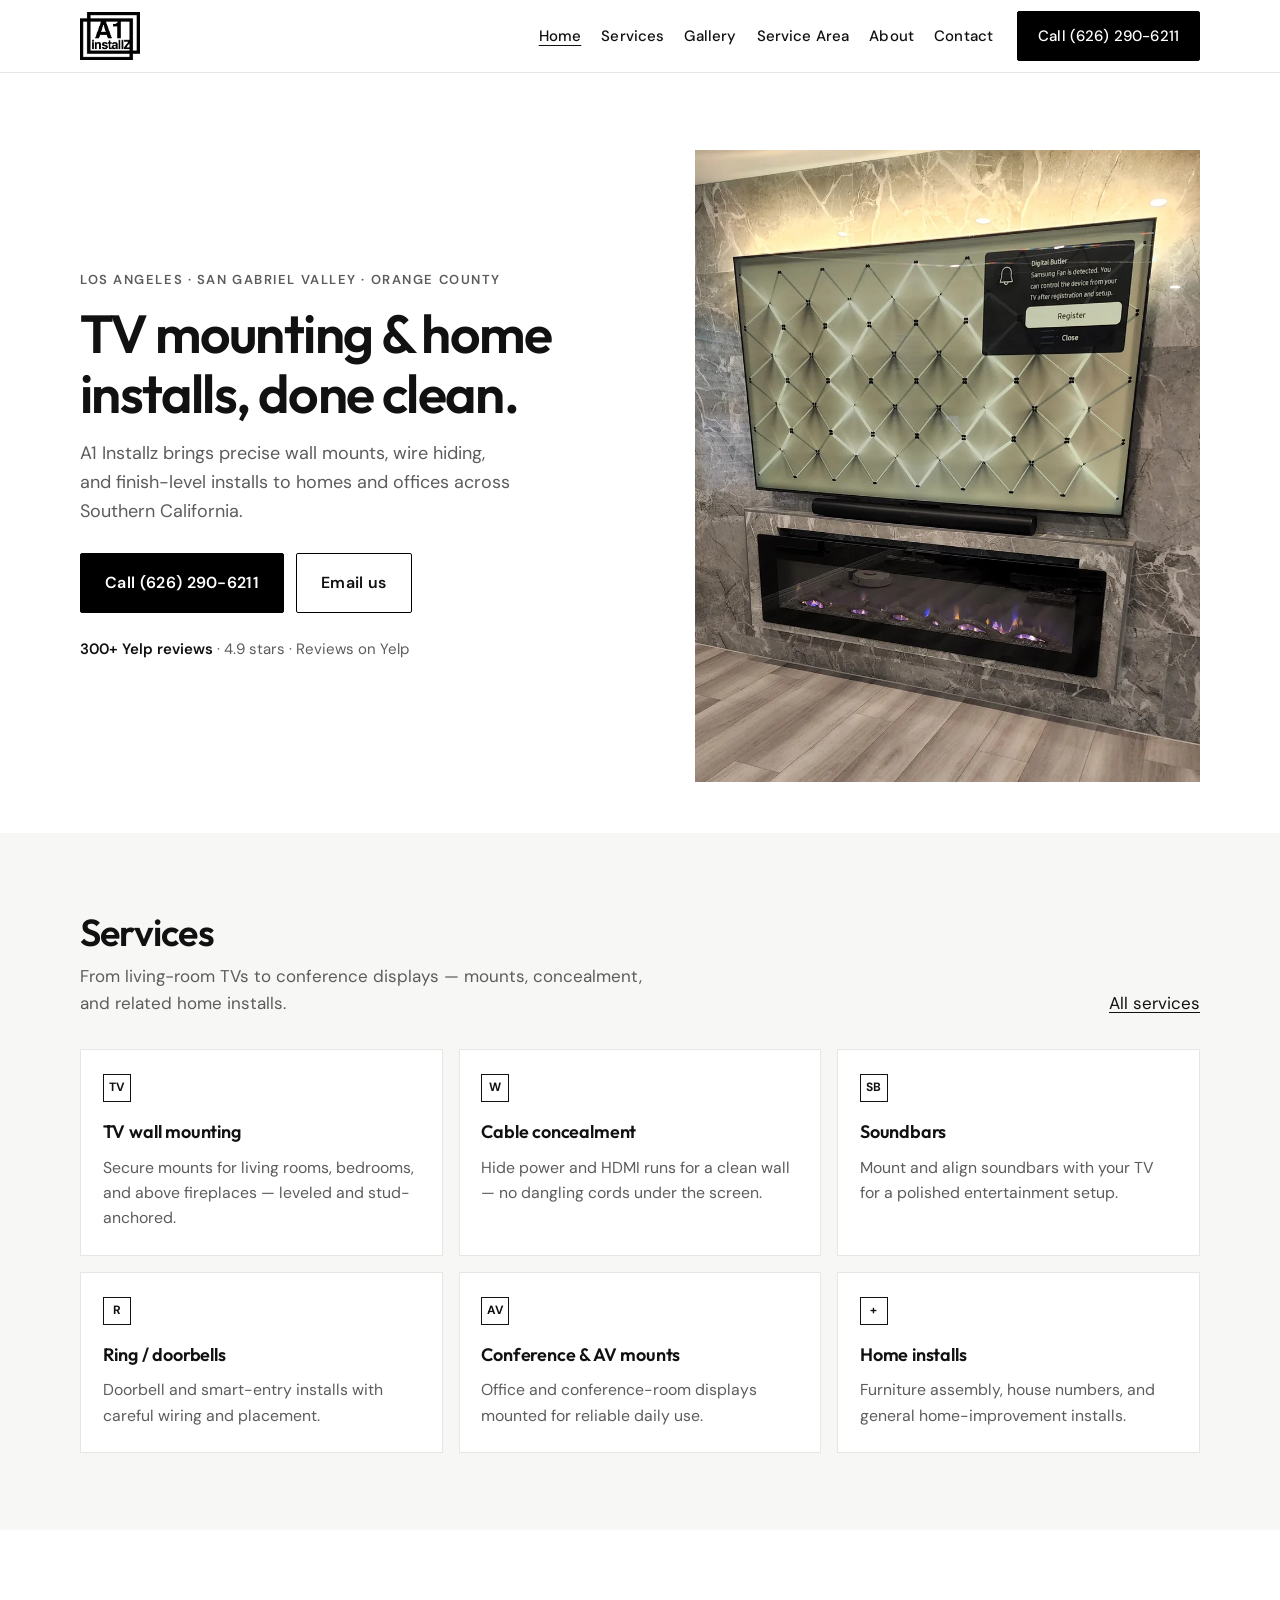
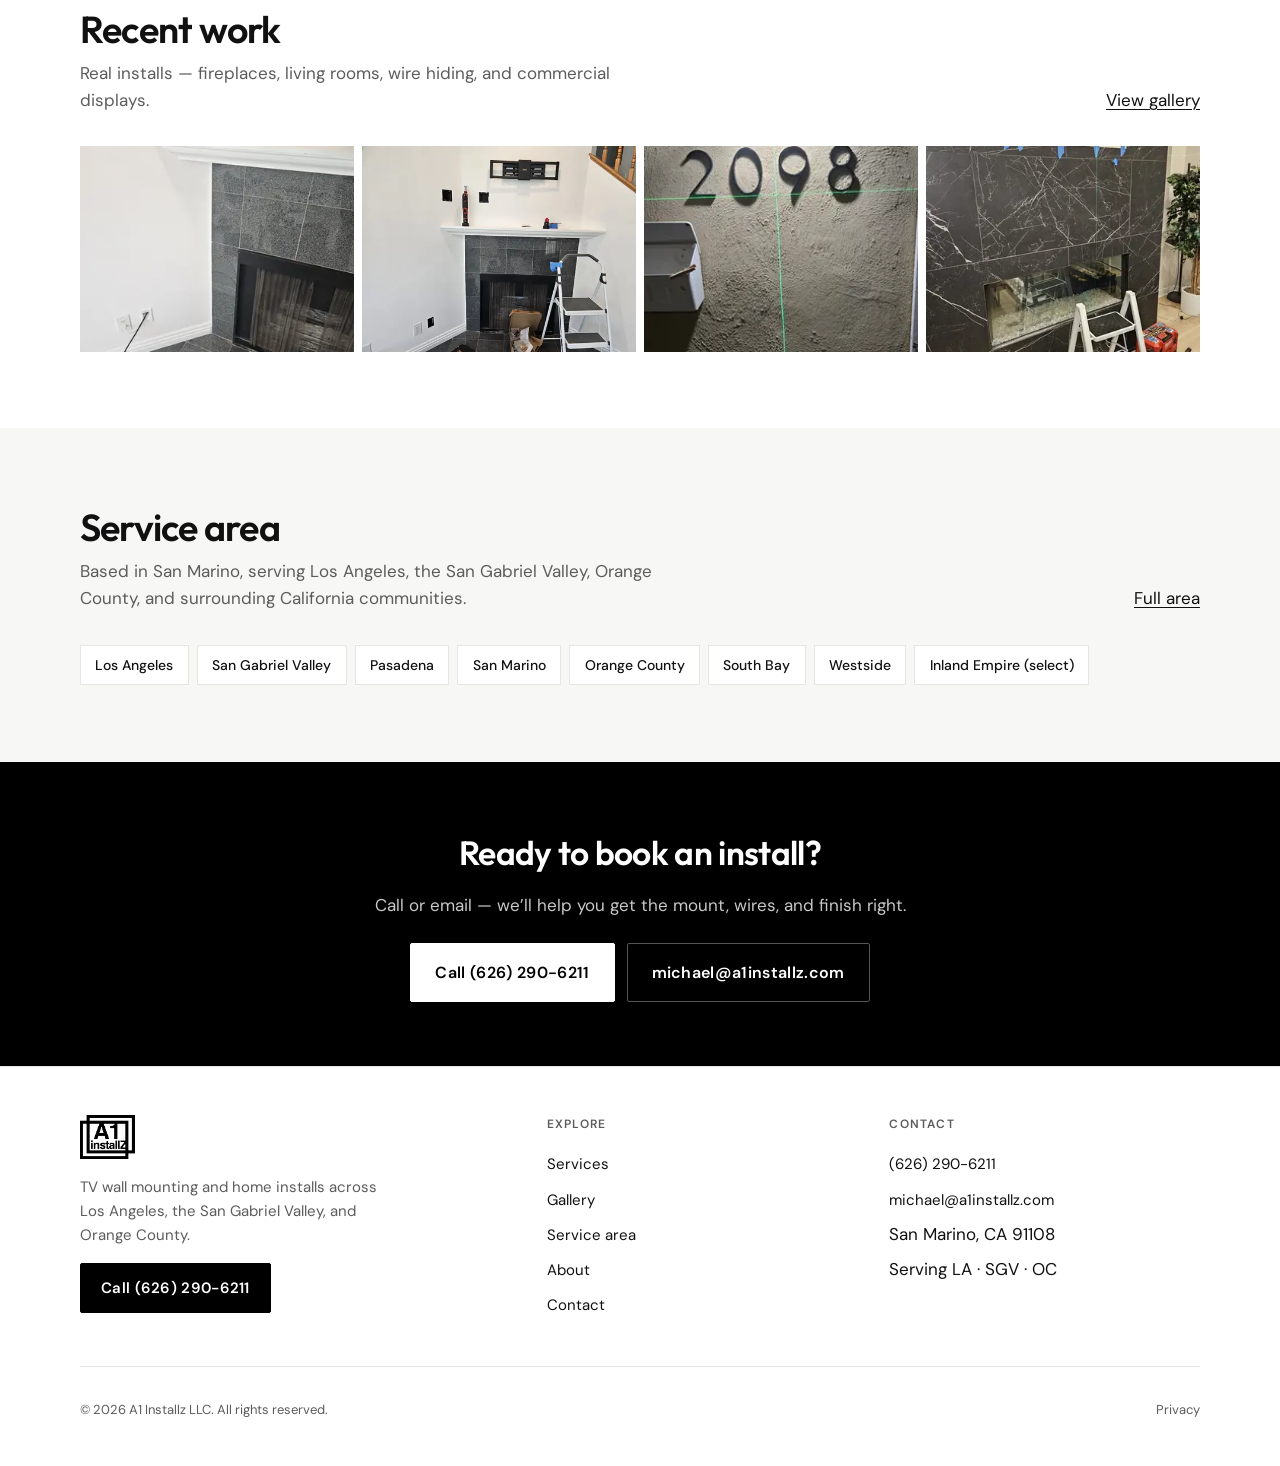
<file: index.html>
<!DOCTYPE html>
<html lang="en">
<head>
  <meta charset="utf-8">
  <meta name="viewport" content="width=device-width, initial-scale=1">
  <title>A1 Installz | TV Mounting & Home Installs in LA, SGV & OC</title>
  <meta name="description" content="Professional TV wall mounting, cable concealment, soundbars, doorbells, and home installs across Los Angeles, San Gabriel Valley, and Orange County. Call (626) 290-6211.">
  <link rel="canonical" href="https://a1installz.com/">
  <meta name="theme-color" content="#111111">
  <meta property="og:type" content="website">
  <meta property="og:site_name" content="A1 Installz">
  <meta property="og:title" content="A1 Installz | TV Mounting & Home Installs in LA, SGV & OC">
  <meta property="og:description" content="Professional TV wall mounting, cable concealment, soundbars, doorbells, and home installs across Los Angeles, San Gabriel Valley, and Orange County. Call (626) 290-6211.">
  <meta property="og:url" content="https://a1installz.com/">
  <meta property="og:image" content="https://a1installz.com/images/hero.jpg">
  <meta name="twitter:card" content="summary_large_image">
  <meta name="twitter:title" content="A1 Installz | TV Mounting & Home Installs in LA, SGV & OC">
  <meta name="twitter:description" content="Professional TV wall mounting, cable concealment, soundbars, doorbells, and home installs across Los Angeles, San Gabriel Valley, and Orange County. Call (626) 290-6211.">
  <meta name="twitter:image" content="https://a1installz.com/images/hero.jpg">
  <link rel="icon" href="favicon.ico" sizes="any">
  <link rel="icon" type="image/png" sizes="32x32" href="images/favicon-32.png">
  <link rel="apple-touch-icon" href="images/favicon-180.png">
  <link rel="preconnect" href="https://fonts.googleapis.com">
  <link rel="preconnect" href="https://fonts.gstatic.com" crossorigin>
  <link href="https://fonts.googleapis.com/css2?family=DM+Sans:ital,opsz,wght@0,9..40,400;0,9..40,500;0,9..40,600;0,9..40,700;1,9..40,400&family=Outfit:wght@500;600;700&display=swap" rel="stylesheet">
  <link rel="stylesheet" href="css/styles.css">
  <script type="application/ld+json">
  {
    "@context": "https://schema.org",
    "@type": "LocalBusiness",
    "name": "A1 Installz",
    "legalName": "A1 Installz LLC",
    "url": "https://a1installz.com/",
    "telephone": "+1-626-290-6211",
    "email": "michael@a1installz.com",
    "image": "https://a1installz.com/images/logo.png",
    "address": {
      "@type": "PostalAddress",
      "addressLocality": "San Marino",
      "addressRegion": "CA",
      "postalCode": "91108",
      "addressCountry": "US"
    },
    "areaServed": [
      {"@type": "AdministrativeArea", "name": "Los Angeles"},
      {"@type": "AdministrativeArea", "name": "San Gabriel Valley"},
      {"@type": "AdministrativeArea", "name": "Orange County"},
      {"@type": "State", "name": "California"}
    ],
    "founder": {"@type": "Person", "name": "Michael Paredes"}
  }
  </script>
</head>
<body>
  <a class="skip-link" href="#main">Skip to content</a>
  <header class="site-header">
    <div class="container header-inner">
      <a class="logo-link" href="index.html">
        <img src="images/logo.png" width="724" height="581" alt="A1 Installz">
      </a>
      <button class="nav-toggle" type="button" aria-controls="site-nav" aria-expanded="false">Menu</button>
      <nav class="site-nav" id="site-nav" aria-label="Primary">
        <ul>
          <li><a href="index.html" aria-current="page">Home</a></li>
          <li><a href="services.html">Services</a></li>
          <li><a href="gallery.html">Gallery</a></li>
          <li><a href="service-area.html">Service Area</a></li>
          <li><a href="about.html">About</a></li>
          <li><a href="contact.html">Contact</a></li>
        </ul>
        <a class="btn btn-primary header-cta" href="tel:+16262906211">Call (626) 290-6211</a>
      </nav>
    </div>
  </header>
  <main id="main">
    <section class="hero">
      <div class="container hero-grid">
        <div>
          <p class="eyebrow">Los Angeles · San Gabriel Valley · Orange County</p>
          <h1>TV mounting &amp; home installs, done clean.</h1>
          <p class="lede">A1 Installz brings precise wall mounts, wire hiding, and finish-level installs to homes and offices across Southern California.</p>
          <div class="hero-actions">
            <a class="btn btn-primary btn-lg" href="tel:+16262906211">Call (626) 290-6211</a>
            <a class="btn btn-ghost btn-lg" href="mailto:michael@a1installz.com">Email us</a>
          </div>
          <p class="hero-meta"><strong>300+ Yelp reviews</strong> · 4.9 stars · Reviews on Yelp</p>
        </div>
        <div class="hero-media">
          <picture>
            <source type="image/webp" srcset="images/hero.webp">
            <img src="images/hero.jpg" width="900" height="1600" alt="Fireplace TV and soundbar installation by A1 Installz" fetchpriority="high">
          </picture>
        </div>
      </div>
    </section>

    <section class="section section-alt" aria-labelledby="services-heading">
      <div class="container">
        <div class="section-head">
          <div>
            <h2 id="services-heading">Services</h2>
            <p>From living-room TVs to conference displays — mounts, concealment, and related home installs.</p>
          </div>
          <a href="services.html">All services</a>
        </div>
        <div class="services-grid">
          <article class="service-card"><div class="icon" aria-hidden="true">TV</div><h3>TV wall mounting</h3><p>Secure mounts for living rooms, bedrooms, and above fireplaces — leveled and stud-anchored.</p></article>
          <article class="service-card"><div class="icon" aria-hidden="true">W</div><h3>Cable concealment</h3><p>Hide power and HDMI runs for a clean wall — no dangling cords under the screen.</p></article>
          <article class="service-card"><div class="icon" aria-hidden="true">SB</div><h3>Soundbars</h3><p>Mount and align soundbars with your TV for a polished entertainment setup.</p></article>
          <article class="service-card"><div class="icon" aria-hidden="true">R</div><h3>Ring / doorbells</h3><p>Doorbell and smart-entry installs with careful wiring and placement.</p></article>
          <article class="service-card"><div class="icon" aria-hidden="true">AV</div><h3>Conference &amp; AV mounts</h3><p>Office and conference-room displays mounted for reliable daily use.</p></article>
          <article class="service-card"><div class="icon" aria-hidden="true">+</div><h3>Home installs</h3><p>Furniture assembly, house numbers, and general home-improvement installs.</p></article>
        </div>
      </div>
    </section>

    <section class="section" aria-labelledby="work-heading">
      <div class="container">
        <div class="section-head">
          <div>
            <h2 id="work-heading">Recent work</h2>
            <p>Real installs — fireplaces, living rooms, wire hiding, and commercial displays.</p>
          </div>
          <a href="gallery.html">View gallery</a>
        </div>
        <div class="photo-strip">
        <a href="gallery.html">
          <picture>
            <source type="image/webp" srcset="images/thumbs/fireplace-20240615_180640.webp">
            <img src="images/thumbs/fireplace-20240615_180640.jpg" alt="Flat-screen TV mounted above a marble fireplace with soundbar" width="480" height="360" loading="lazy">
          </picture>
        </a>
        <a href="gallery.html">
          <picture>
            <source type="image/webp" srcset="images/thumbs/fireplace-20240615_172704.webp">
            <img src="images/thumbs/fireplace-20240615_172704.jpg" alt="TV installation above fireplace with clean cable management" width="480" height="360" loading="lazy">
          </picture>
        </a>
        <a href="gallery.html">
          <picture>
            <source type="image/webp" srcset="images/thumbs/tv-20241108_183802.webp">
            <img src="images/thumbs/tv-20241108_183802.jpg" alt="Large living room TV wall mount with concealed wiring" width="480" height="360" loading="lazy">
          </picture>
        </a>
        <a href="gallery.html">
          <picture>
            <source type="image/webp" srcset="images/thumbs/tv-20240717_203006.webp">
            <img src="images/thumbs/tv-20240717_203006.jpg" alt="Modern living room TV professionally mounted on the wall" width="480" height="360" loading="lazy">
          </picture>
        </a>
        </div>
      </div>
    </section>

    <section class="section section-alt" aria-labelledby="area-heading">
      <div class="container">
        <div class="section-head">
          <div>
            <h2 id="area-heading">Service area</h2>
            <p>Based in San Marino, serving Los Angeles, the San Gabriel Valley, Orange County, and surrounding California communities.</p>
          </div>
          <a href="service-area.html">Full area</a>
        </div>
        <ul class="chips">
          <li class="chip">Los Angeles</li>
          <li class="chip">San Gabriel Valley</li>
          <li class="chip">Pasadena</li>
          <li class="chip">San Marino</li>
          <li class="chip">Orange County</li>
          <li class="chip">South Bay</li>
          <li class="chip">Westside</li>
          <li class="chip">Inland Empire (select)</li>
        </ul>
      </div>
    </section>

    <section class="cta-band">
      <div class="container">
        <h2>Ready to book an install?</h2>
        <p>Call or email — we’ll help you get the mount, wires, and finish right.</p>
        <div class="cta-actions">
          <a class="btn btn-primary btn-lg" href="tel:+16262906211">Call (626) 290-6211</a>
          <a class="btn btn-ghost btn-lg" href="mailto:michael@a1installz.com">michael@a1installz.com</a>
        </div>
      </div>
    </section>
  </main>
  <footer class="site-footer">
    <div class="container footer-grid">
      <div class="footer-brand">
        <img src="images/logo.png" width="724" height="581" alt="A1 Installz">
        <p>TV wall mounting and home installs across Los Angeles, the San Gabriel Valley, and Orange County.</p>
        <a class="btn btn-primary" href="tel:+16262906211">Call (626) 290-6211</a>
      </div>
      <div class="footer-col">
        <h3>Explore</h3>
        <ul>
          <li><a href="services.html">Services</a></li>
          <li><a href="gallery.html">Gallery</a></li>
          <li><a href="service-area.html">Service area</a></li>
          <li><a href="about.html">About</a></li>
          <li><a href="contact.html">Contact</a></li>
        </ul>
      </div>
      <div class="footer-col">
        <h3>Contact</h3>
        <ul>
          <li><a href="tel:+16262906211">(626) 290-6211</a></li>
          <li><a href="mailto:michael@a1installz.com">michael@a1installz.com</a></li>
          <li>San Marino, CA 91108</li>
          <li>Serving LA · SGV · OC</li>
        </ul>
      </div>
    </div>
    <div class="container footer-bottom">
      <p>© <span id="y"></span> A1 Installz LLC. All rights reserved.</p>
      <p><a href="privacy.html">Privacy</a></p>
    </div>
  </footer>
  <script>
    document.getElementById("y").textContent = new Date().getFullYear();
  </script>
  <script src="js/main.js" defer></script>
<!-- Cloudflare Web Analytics --><script type='module' src='https://static.cloudflareinsights.com/beacon.min.js' data-cf-beacon='{"token": "ffe5373c841041adaf4f9ff5bed1700d"}'></script><!-- End Cloudflare Web Analytics -->
</body>
</html>
</file>
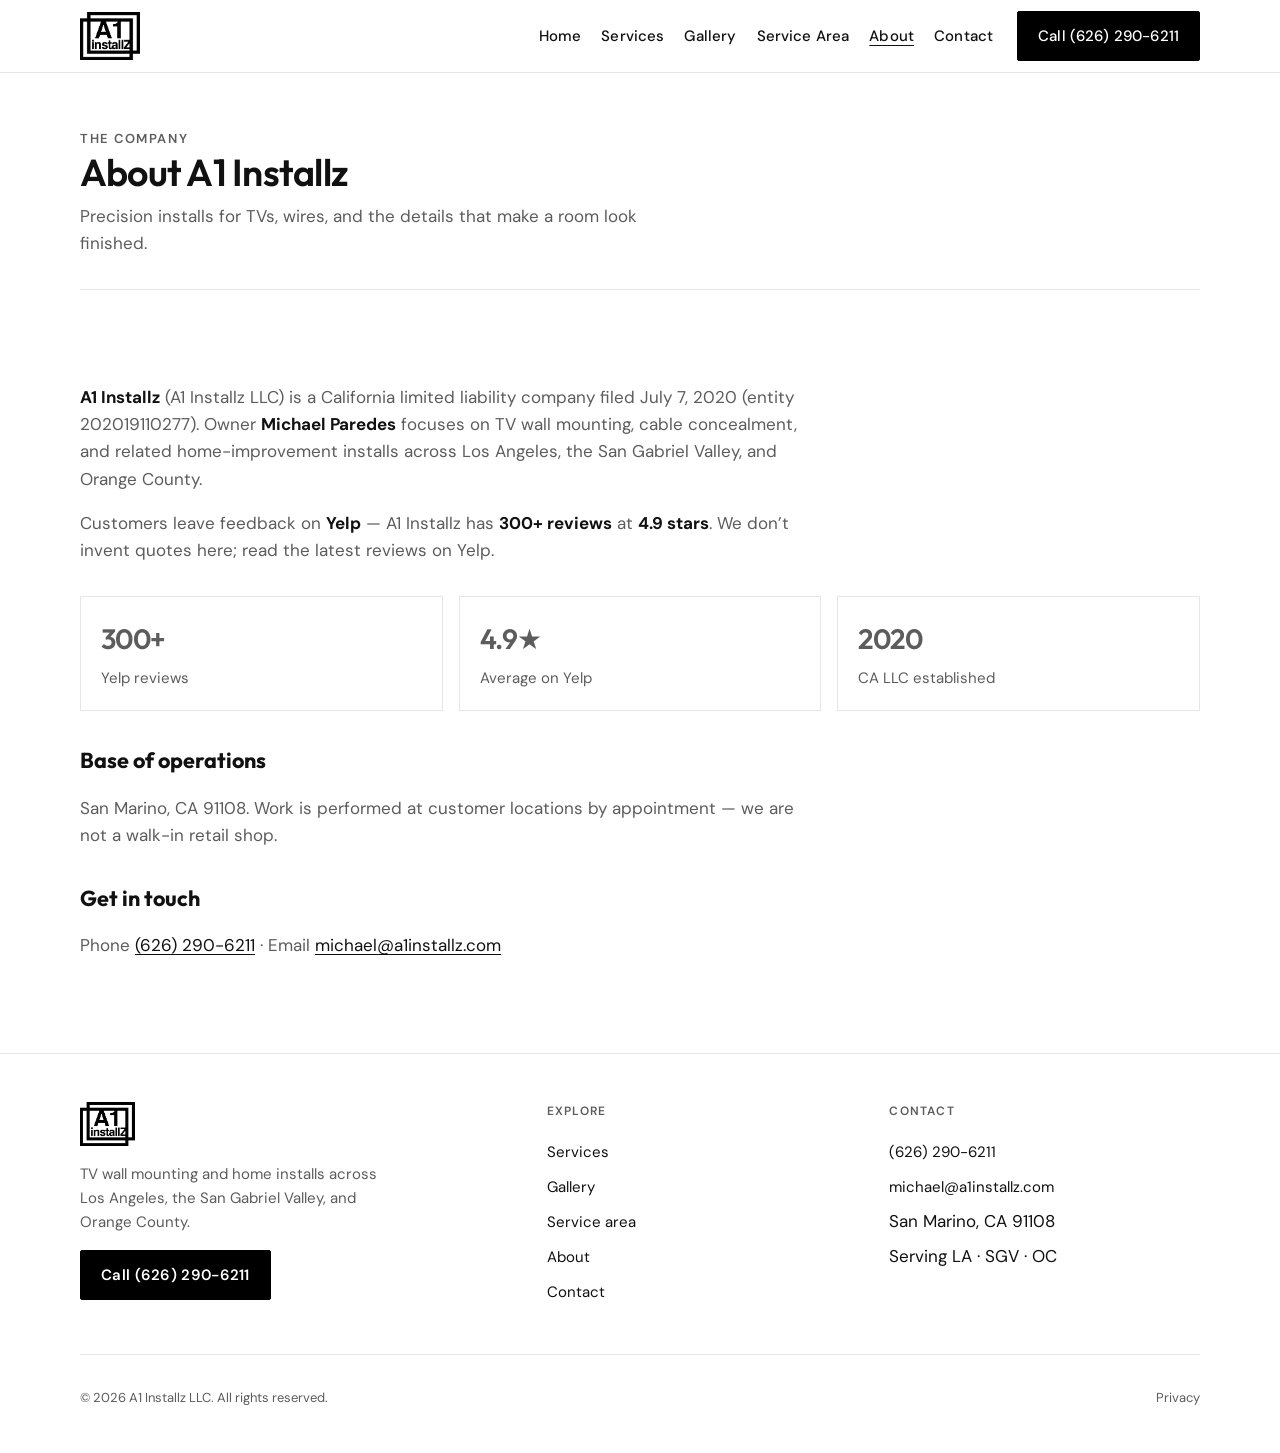
<file: about.html>
<!DOCTYPE html>
<html lang="en">
<head>
  <meta charset="utf-8">
  <meta name="viewport" content="width=device-width, initial-scale=1">
  <title>About A1 Installz | Michael Paredes — San Marino, CA</title>
  <meta name="description" content="A1 Installz LLC is owned by Michael Paredes. TV mounting and home installs with 300+ Yelp reviews at 4.9 stars. Based in San Marino, serving LA, SGV, and OC.">
  <link rel="canonical" href="https://a1installz.com/about.html">
  <meta name="theme-color" content="#111111">
  <meta property="og:type" content="website">
  <meta property="og:site_name" content="A1 Installz">
  <meta property="og:title" content="About A1 Installz | Michael Paredes — San Marino, CA">
  <meta property="og:description" content="A1 Installz LLC is owned by Michael Paredes. TV mounting and home installs with 300+ Yelp reviews at 4.9 stars. Based in San Marino, serving LA, SGV, and OC.">
  <meta property="og:url" content="https://a1installz.com/about.html">
  <meta property="og:image" content="https://a1installz.com/images/hero.jpg">
  <meta name="twitter:card" content="summary_large_image">
  <meta name="twitter:title" content="About A1 Installz | Michael Paredes — San Marino, CA">
  <meta name="twitter:description" content="A1 Installz LLC is owned by Michael Paredes. TV mounting and home installs with 300+ Yelp reviews at 4.9 stars. Based in San Marino, serving LA, SGV, and OC.">
  <meta name="twitter:image" content="https://a1installz.com/images/hero.jpg">
  <link rel="icon" href="favicon.ico" sizes="any">
  <link rel="icon" type="image/png" sizes="32x32" href="images/favicon-32.png">
  <link rel="apple-touch-icon" href="images/favicon-180.png">
  <link rel="preconnect" href="https://fonts.googleapis.com">
  <link rel="preconnect" href="https://fonts.gstatic.com" crossorigin>
  <link href="https://fonts.googleapis.com/css2?family=DM+Sans:ital,opsz,wght@0,9..40,400;0,9..40,500;0,9..40,600;0,9..40,700;1,9..40,400&family=Outfit:wght@500;600;700&display=swap" rel="stylesheet">
  <link rel="stylesheet" href="css/styles.css">
</head>
<body>
  <a class="skip-link" href="#main">Skip to content</a>
  <header class="site-header">
    <div class="container header-inner">
      <a class="logo-link" href="index.html">
        <img src="images/logo.png" width="724" height="581" alt="A1 Installz">
      </a>
      <button class="nav-toggle" type="button" aria-controls="site-nav" aria-expanded="false">Menu</button>
      <nav class="site-nav" id="site-nav" aria-label="Primary">
        <ul>
          <li><a href="index.html">Home</a></li>
          <li><a href="services.html">Services</a></li>
          <li><a href="gallery.html">Gallery</a></li>
          <li><a href="service-area.html">Service Area</a></li>
          <li><a href="about.html" aria-current="page">About</a></li>
          <li><a href="contact.html">Contact</a></li>
        </ul>
        <a class="btn btn-primary header-cta" href="tel:+16262906211">Call (626) 290-6211</a>
      </nav>
    </div>
  </header>
  <main id="main">
    <div class="page-hero">
      <div class="container">
        <p class="eyebrow">The company</p>
        <h1>About A1 Installz</h1>
        <p>Precision installs for TVs, wires, and the details that make a room look finished.</p>
      </div>
    </div>
    <section class="section">
      <div class="container">
        <div class="prose">
          <p><strong>A1 Installz</strong> (A1 Installz LLC) is a California limited liability company filed July 7, 2020 (entity 202019110277). Owner <strong>Michael Paredes</strong> focuses on TV wall mounting, cable concealment, and related home-improvement installs across Los Angeles, the San Gabriel Valley, and Orange County.</p>
          <p>Customers leave feedback on <strong>Yelp</strong> — A1 Installz has <strong>300+ reviews</strong> at <strong>4.9 stars</strong>. We don’t invent quotes here; read the latest reviews on Yelp.</p>
        </div>
        <div class="facts">
          <div class="fact"><p class="num">300+</p><p>Yelp reviews</p></div>
          <div class="fact"><p class="num">4.9★</p><p>Average on Yelp</p></div>
          <div class="fact"><p class="num">2020</p><p>CA LLC established</p></div>
        </div>
        <div class="prose">
          <h2>Base of operations</h2>
          <p>San Marino, CA 91108. Work is performed at customer locations by appointment — we are not a walk-in retail shop.</p>
          <h2>Get in touch</h2>
          <p>Phone <a href="tel:+16262906211">(626) 290-6211</a> · Email <a href="mailto:michael@a1installz.com">michael@a1installz.com</a></p>
        </div>
      </div>
    </section>
  </main>
  <footer class="site-footer">
    <div class="container footer-grid">
      <div class="footer-brand">
        <img src="images/logo.png" width="724" height="581" alt="A1 Installz">
        <p>TV wall mounting and home installs across Los Angeles, the San Gabriel Valley, and Orange County.</p>
        <a class="btn btn-primary" href="tel:+16262906211">Call (626) 290-6211</a>
      </div>
      <div class="footer-col">
        <h3>Explore</h3>
        <ul>
          <li><a href="services.html">Services</a></li>
          <li><a href="gallery.html">Gallery</a></li>
          <li><a href="service-area.html">Service area</a></li>
          <li><a href="about.html">About</a></li>
          <li><a href="contact.html">Contact</a></li>
        </ul>
      </div>
      <div class="footer-col">
        <h3>Contact</h3>
        <ul>
          <li><a href="tel:+16262906211">(626) 290-6211</a></li>
          <li><a href="mailto:michael@a1installz.com">michael@a1installz.com</a></li>
          <li>San Marino, CA 91108</li>
          <li>Serving LA · SGV · OC</li>
        </ul>
      </div>
    </div>
    <div class="container footer-bottom">
      <p>© <span id="y"></span> A1 Installz LLC. All rights reserved.</p>
      <p><a href="privacy.html">Privacy</a></p>
    </div>
  </footer>
  <script>
    document.getElementById("y").textContent = new Date().getFullYear();
  </script>
  <script src="js/main.js" defer></script>
<!-- Cloudflare Web Analytics --><script type='module' src='https://static.cloudflareinsights.com/beacon.min.js' data-cf-beacon='{"token": "ffe5373c841041adaf4f9ff5bed1700d"}'></script><!-- End Cloudflare Web Analytics -->
</body>
</html>
</file>
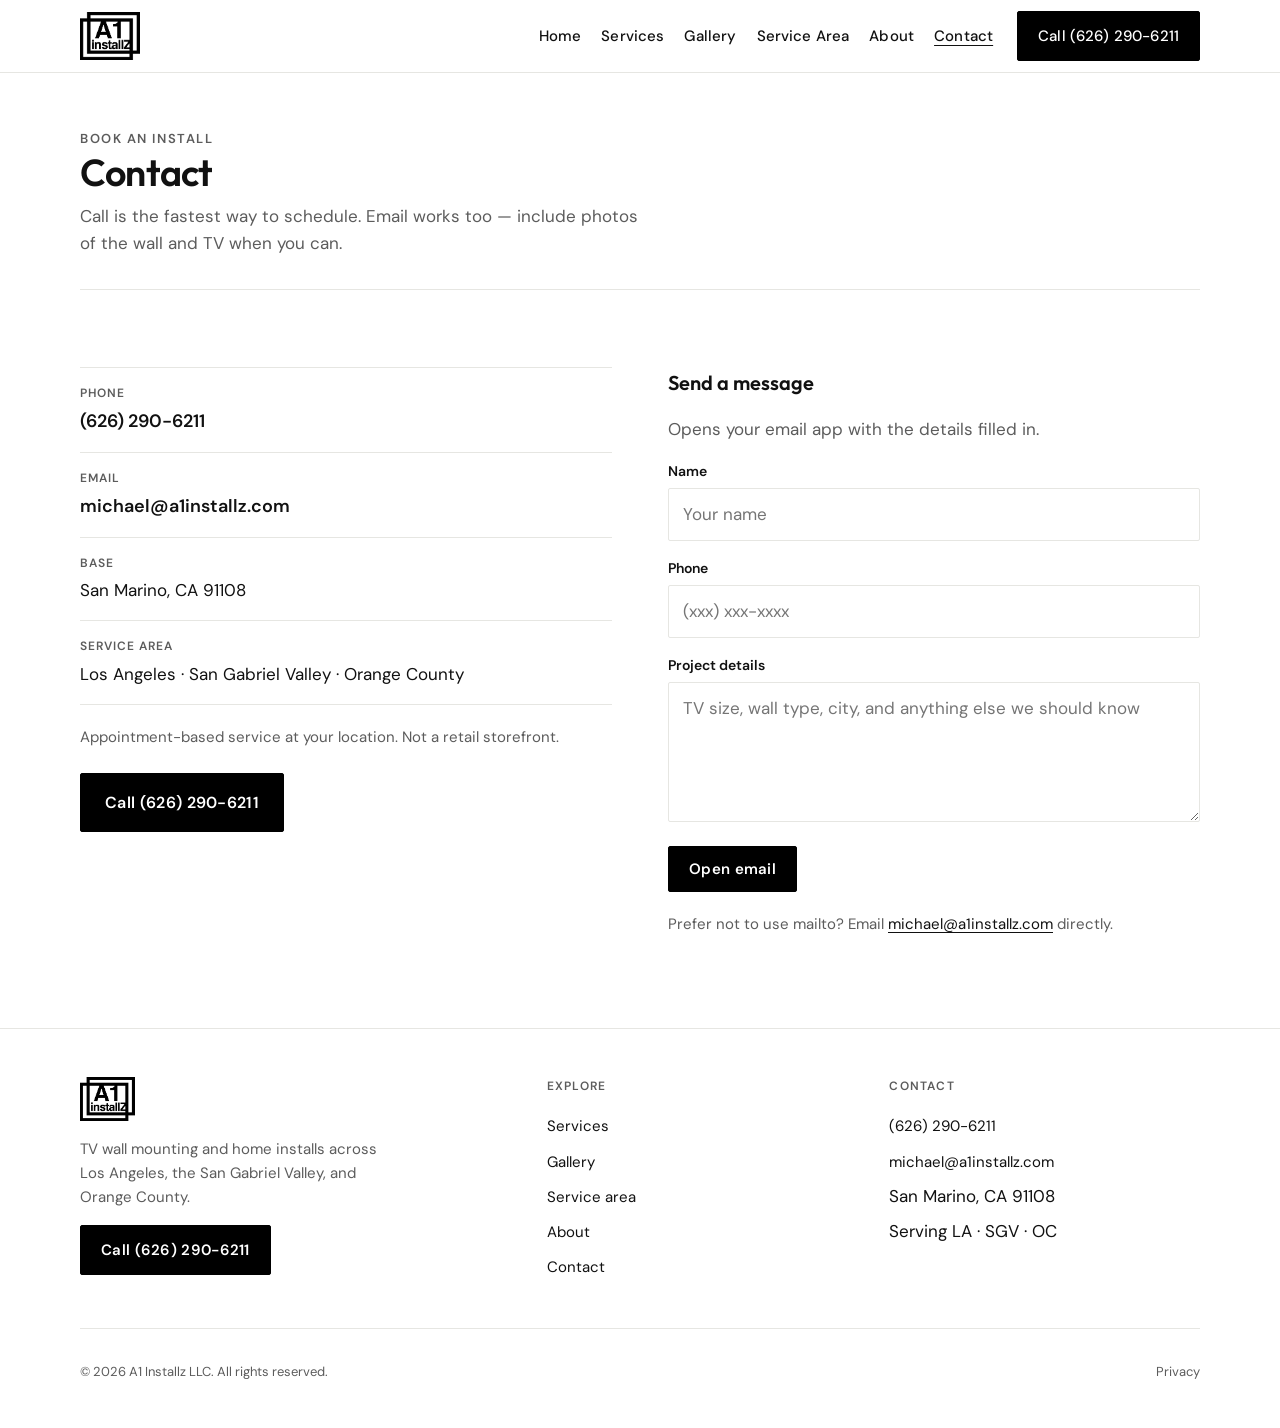
<file: contact.html>
<!DOCTYPE html>
<html lang="en">
<head>
  <meta charset="utf-8">
  <meta name="viewport" content="width=device-width, initial-scale=1">
  <title>Contact A1 Installz | (626) 290-6211 — San Marino, CA</title>
  <meta name="description" content="Call (626) 290-6211 or email michael@a1installz.com to book TV mounting and home installs in Los Angeles, San Gabriel Valley, and Orange County.">
  <link rel="canonical" href="https://a1installz.com/contact.html">
  <meta name="theme-color" content="#111111">
  <meta property="og:type" content="website">
  <meta property="og:site_name" content="A1 Installz">
  <meta property="og:title" content="Contact A1 Installz | (626) 290-6211 — San Marino, CA">
  <meta property="og:description" content="Call (626) 290-6211 or email michael@a1installz.com to book TV mounting and home installs in Los Angeles, San Gabriel Valley, and Orange County.">
  <meta property="og:url" content="https://a1installz.com/contact.html">
  <meta property="og:image" content="https://a1installz.com/images/hero.jpg">
  <meta name="twitter:card" content="summary_large_image">
  <meta name="twitter:title" content="Contact A1 Installz | (626) 290-6211 — San Marino, CA">
  <meta name="twitter:description" content="Call (626) 290-6211 or email michael@a1installz.com to book TV mounting and home installs in Los Angeles, San Gabriel Valley, and Orange County.">
  <meta name="twitter:image" content="https://a1installz.com/images/hero.jpg">
  <link rel="icon" href="favicon.ico" sizes="any">
  <link rel="icon" type="image/png" sizes="32x32" href="images/favicon-32.png">
  <link rel="apple-touch-icon" href="images/favicon-180.png">
  <link rel="preconnect" href="https://fonts.googleapis.com">
  <link rel="preconnect" href="https://fonts.gstatic.com" crossorigin>
  <link href="https://fonts.googleapis.com/css2?family=DM+Sans:ital,opsz,wght@0,9..40,400;0,9..40,500;0,9..40,600;0,9..40,700;1,9..40,400&family=Outfit:wght@500;600;700&display=swap" rel="stylesheet">
  <link rel="stylesheet" href="css/styles.css">
</head>
<body>
  <a class="skip-link" href="#main">Skip to content</a>
  <header class="site-header">
    <div class="container header-inner">
      <a class="logo-link" href="index.html">
        <img src="images/logo.png" width="724" height="581" alt="A1 Installz">
      </a>
      <button class="nav-toggle" type="button" aria-controls="site-nav" aria-expanded="false">Menu</button>
      <nav class="site-nav" id="site-nav" aria-label="Primary">
        <ul>
          <li><a href="index.html">Home</a></li>
          <li><a href="services.html">Services</a></li>
          <li><a href="gallery.html">Gallery</a></li>
          <li><a href="service-area.html">Service Area</a></li>
          <li><a href="about.html">About</a></li>
          <li><a href="contact.html" aria-current="page">Contact</a></li>
        </ul>
        <a class="btn btn-primary header-cta" href="tel:+16262906211">Call (626) 290-6211</a>
      </nav>
    </div>
  </header>
  <main id="main">
    <div class="page-hero">
      <div class="container">
        <p class="eyebrow">Book an install</p>
        <h1>Contact</h1>
        <p>Call is the fastest way to schedule. Email works too — include photos of the wall and TV when you can.</p>
      </div>
    </div>
    <section class="section">
      <div class="container contact-grid">
        <div>
          <ul class="contact-list">
            <li>
              <span class="label">Phone</span>
              <a href="tel:+16262906211">(626) 290-6211</a>
            </li>
            <li>
              <span class="label">Email</span>
              <a href="mailto:michael@a1installz.com">michael@a1installz.com</a>
            </li>
            <li>
              <span class="label">Base</span>
              <span>San Marino, CA 91108</span>
            </li>
            <li>
              <span class="label">Service area</span>
              <span>Los Angeles · San Gabriel Valley · Orange County</span>
            </li>
          </ul>
          <p class="note">Appointment-based service at your location. Not a retail storefront.</p>
          <p style="margin-top:1.5rem">
            <a class="btn btn-primary btn-lg" href="tel:+16262906211">Call (626) 290-6211</a>
          </p>
        </div>
        <div>
          <h2 class="mt-0" style="font-family:var(--display);font-size:1.25rem;font-weight:600">Send a message</h2>
          <p class="text-muted" style="margin-top:.35rem">Opens your email app with the details filled in.</p>
          <form class="form" id="contact-form" action="mailto:michael@a1installz.com" method="get">
            <div class="field">
              <label for="name">Name</label>
              <input id="name" name="name" type="text" autocomplete="name" required placeholder="Your name">
            </div>
            <div class="field">
              <label for="phone">Phone</label>
              <input id="phone" name="phone" type="tel" autocomplete="tel" placeholder="(xxx) xxx-xxxx">
            </div>
            <div class="field">
              <label for="msg">Project details</label>
              <textarea id="msg" name="message" required placeholder="TV size, wall type, city, and anything else we should know"></textarea>
            </div>
            <button class="btn btn-primary" type="submit">Open email</button>
          </form>
          <script>
            document.getElementById("contact-form").addEventListener("submit", function (e) {
              e.preventDefault();
              var name = document.getElementById("name").value.trim();
              var phone = document.getElementById("phone").value.trim();
              var msg = document.getElementById("msg").value.trim();
              var body = "Name: " + name + "\nPhone: " + phone + "\n\n" + msg;
              var url = "mailto:michael@a1installz.com?subject=" + encodeURIComponent("A1 Installz inquiry") + "&body=" + encodeURIComponent(body);
              window.location.href = url;
            });
          </script>
          <p class="note">Prefer not to use mailto? Email <a href="mailto:michael@a1installz.com">michael@a1installz.com</a> directly.</p>
        </div>
      </div>
    </section>
  </main>
  <footer class="site-footer">
    <div class="container footer-grid">
      <div class="footer-brand">
        <img src="images/logo.png" width="724" height="581" alt="A1 Installz">
        <p>TV wall mounting and home installs across Los Angeles, the San Gabriel Valley, and Orange County.</p>
        <a class="btn btn-primary" href="tel:+16262906211">Call (626) 290-6211</a>
      </div>
      <div class="footer-col">
        <h3>Explore</h3>
        <ul>
          <li><a href="services.html">Services</a></li>
          <li><a href="gallery.html">Gallery</a></li>
          <li><a href="service-area.html">Service area</a></li>
          <li><a href="about.html">About</a></li>
          <li><a href="contact.html">Contact</a></li>
        </ul>
      </div>
      <div class="footer-col">
        <h3>Contact</h3>
        <ul>
          <li><a href="tel:+16262906211">(626) 290-6211</a></li>
          <li><a href="mailto:michael@a1installz.com">michael@a1installz.com</a></li>
          <li>San Marino, CA 91108</li>
          <li>Serving LA · SGV · OC</li>
        </ul>
      </div>
    </div>
    <div class="container footer-bottom">
      <p>© <span id="y"></span> A1 Installz LLC. All rights reserved.</p>
      <p><a href="privacy.html">Privacy</a></p>
    </div>
  </footer>
  <script>
    document.getElementById("y").textContent = new Date().getFullYear();
  </script>
  <script src="js/main.js" defer></script>
<!-- Cloudflare Web Analytics --><script type='module' src='https://static.cloudflareinsights.com/beacon.min.js' data-cf-beacon='{"token": "ffe5373c841041adaf4f9ff5bed1700d"}'></script><!-- End Cloudflare Web Analytics -->
</body>
</html>
</file>
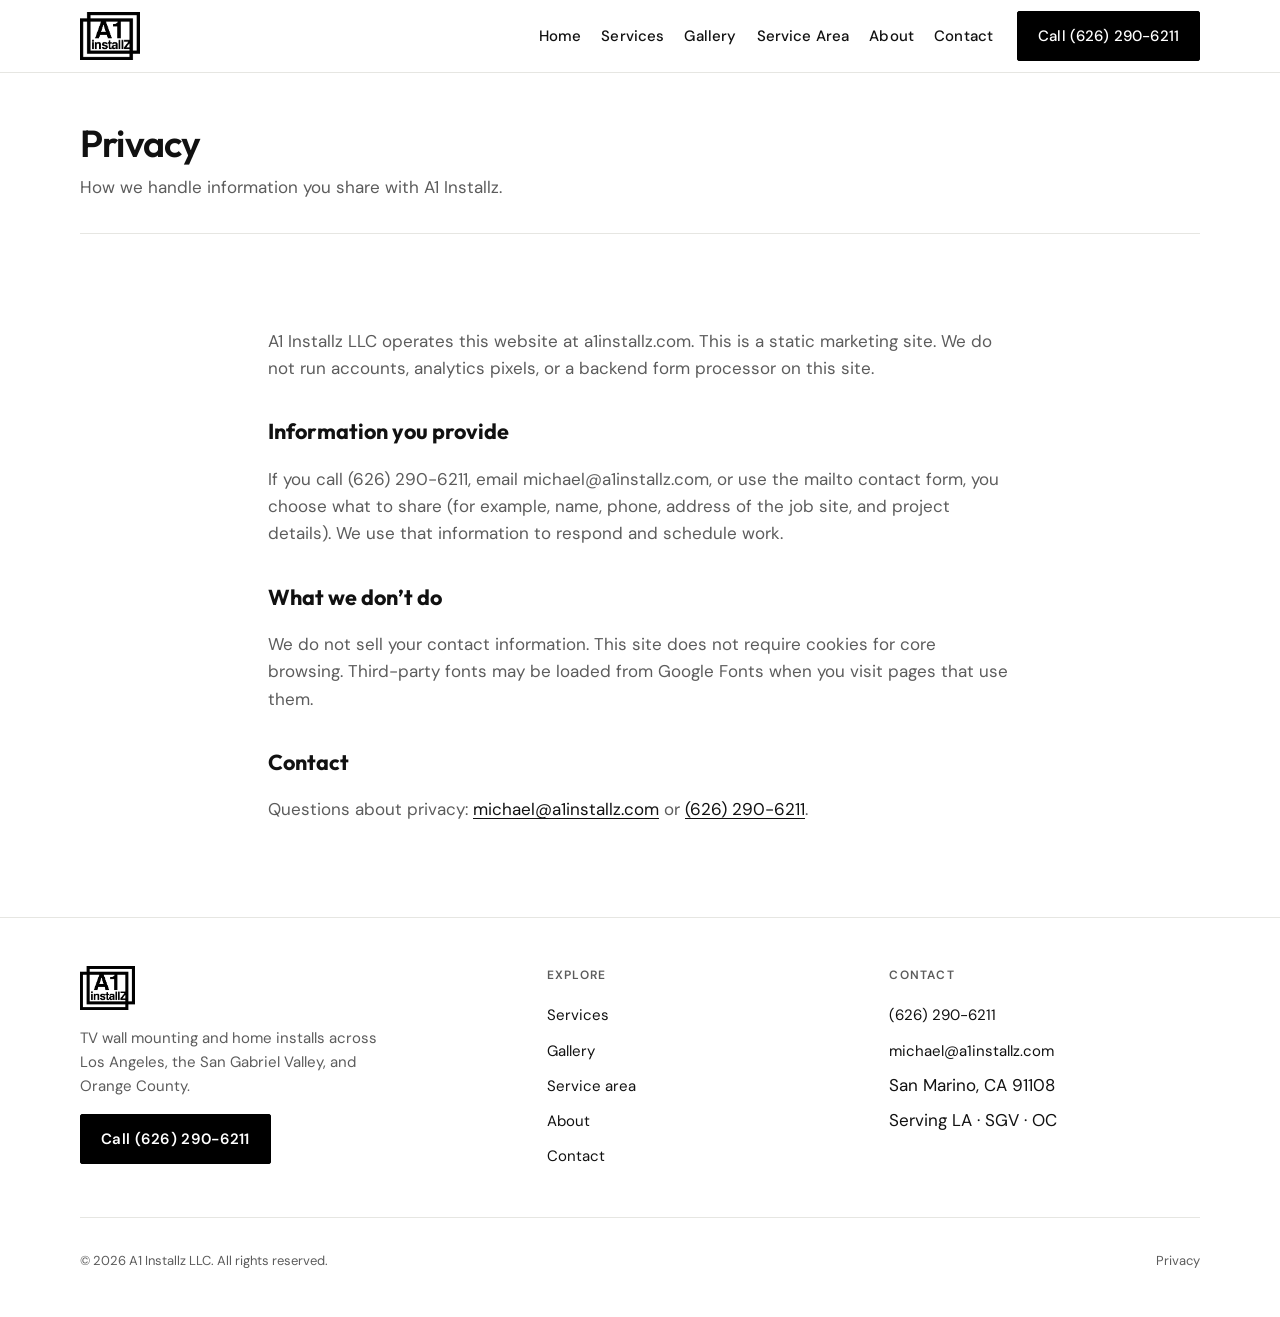
<file: privacy.html>
<!DOCTYPE html>
<html lang="en">
<head>
  <meta charset="utf-8">
  <meta name="viewport" content="width=device-width, initial-scale=1">
  <title>Privacy Policy | A1 Installz</title>
  <meta name="description" content="Privacy policy for a1installz.com — how A1 Installz handles contact information you share by phone or email.">
  <link rel="canonical" href="https://a1installz.com/privacy.html">
  <meta name="theme-color" content="#111111">
  <meta property="og:type" content="website">
  <meta property="og:site_name" content="A1 Installz">
  <meta property="og:title" content="Privacy Policy | A1 Installz">
  <meta property="og:description" content="Privacy policy for a1installz.com — how A1 Installz handles contact information you share by phone or email.">
  <meta property="og:url" content="https://a1installz.com/privacy.html">
  <meta property="og:image" content="https://a1installz.com/images/hero.jpg">
  <meta name="twitter:card" content="summary_large_image">
  <meta name="twitter:title" content="Privacy Policy | A1 Installz">
  <meta name="twitter:description" content="Privacy policy for a1installz.com — how A1 Installz handles contact information you share by phone or email.">
  <meta name="twitter:image" content="https://a1installz.com/images/hero.jpg">
  <link rel="icon" href="favicon.ico" sizes="any">
  <link rel="icon" type="image/png" sizes="32x32" href="images/favicon-32.png">
  <link rel="apple-touch-icon" href="images/favicon-180.png">
  <link rel="preconnect" href="https://fonts.googleapis.com">
  <link rel="preconnect" href="https://fonts.gstatic.com" crossorigin>
  <link href="https://fonts.googleapis.com/css2?family=DM+Sans:ital,opsz,wght@0,9..40,400;0,9..40,500;0,9..40,600;0,9..40,700;1,9..40,400&family=Outfit:wght@500;600;700&display=swap" rel="stylesheet">
  <link rel="stylesheet" href="css/styles.css">
</head>
<body>
  <a class="skip-link" href="#main">Skip to content</a>
  <header class="site-header">
    <div class="container header-inner">
      <a class="logo-link" href="index.html">
        <img src="images/logo.png" width="724" height="581" alt="A1 Installz">
      </a>
      <button class="nav-toggle" type="button" aria-controls="site-nav" aria-expanded="false">Menu</button>
      <nav class="site-nav" id="site-nav" aria-label="Primary">
        <ul>
          <li><a href="index.html">Home</a></li>
          <li><a href="services.html">Services</a></li>
          <li><a href="gallery.html">Gallery</a></li>
          <li><a href="service-area.html">Service Area</a></li>
          <li><a href="about.html">About</a></li>
          <li><a href="contact.html">Contact</a></li>
        </ul>
        <a class="btn btn-primary header-cta" href="tel:+16262906211">Call (626) 290-6211</a>
      </nav>
    </div>
  </header>
  <main id="main">
    <div class="page-hero">
      <div class="container">
        <h1>Privacy</h1>
        <p>How we handle information you share with A1 Installz.</p>
      </div>
    </div>
    <section class="section">
      <div class="container prose">
        <p>A1 Installz LLC operates this website at a1installz.com. This is a static marketing site. We do not run accounts, analytics pixels, or a backend form processor on this site.</p>
        <h2>Information you provide</h2>
        <p>If you call (626) 290-6211, email michael@a1installz.com, or use the mailto contact form, you choose what to share (for example, name, phone, address of the job site, and project details). We use that information to respond and schedule work.</p>
        <h2>What we don’t do</h2>
        <p>We do not sell your contact information. This site does not require cookies for core browsing. Third-party fonts may be loaded from Google Fonts when you visit pages that use them.</p>
        <h2>Contact</h2>
        <p>Questions about privacy: <a href="mailto:michael@a1installz.com">michael@a1installz.com</a> or <a href="tel:+16262906211">(626) 290-6211</a>.</p>
      </div>
    </section>
  </main>
  <footer class="site-footer">
    <div class="container footer-grid">
      <div class="footer-brand">
        <img src="images/logo.png" width="724" height="581" alt="A1 Installz">
        <p>TV wall mounting and home installs across Los Angeles, the San Gabriel Valley, and Orange County.</p>
        <a class="btn btn-primary" href="tel:+16262906211">Call (626) 290-6211</a>
      </div>
      <div class="footer-col">
        <h3>Explore</h3>
        <ul>
          <li><a href="services.html">Services</a></li>
          <li><a href="gallery.html">Gallery</a></li>
          <li><a href="service-area.html">Service area</a></li>
          <li><a href="about.html">About</a></li>
          <li><a href="contact.html">Contact</a></li>
        </ul>
      </div>
      <div class="footer-col">
        <h3>Contact</h3>
        <ul>
          <li><a href="tel:+16262906211">(626) 290-6211</a></li>
          <li><a href="mailto:michael@a1installz.com">michael@a1installz.com</a></li>
          <li>San Marino, CA 91108</li>
          <li>Serving LA · SGV · OC</li>
        </ul>
      </div>
    </div>
    <div class="container footer-bottom">
      <p>© <span id="y"></span> A1 Installz LLC. All rights reserved.</p>
      <p><a href="privacy.html">Privacy</a></p>
    </div>
  </footer>
  <script>
    document.getElementById("y").textContent = new Date().getFullYear();
  </script>
  <script src="js/main.js" defer></script>
<!-- Cloudflare Web Analytics --><script type='module' src='https://static.cloudflareinsights.com/beacon.min.js' data-cf-beacon='{"token": "ffe5373c841041adaf4f9ff5bed1700d"}'></script><!-- End Cloudflare Web Analytics -->
</body>
</html>
</file>
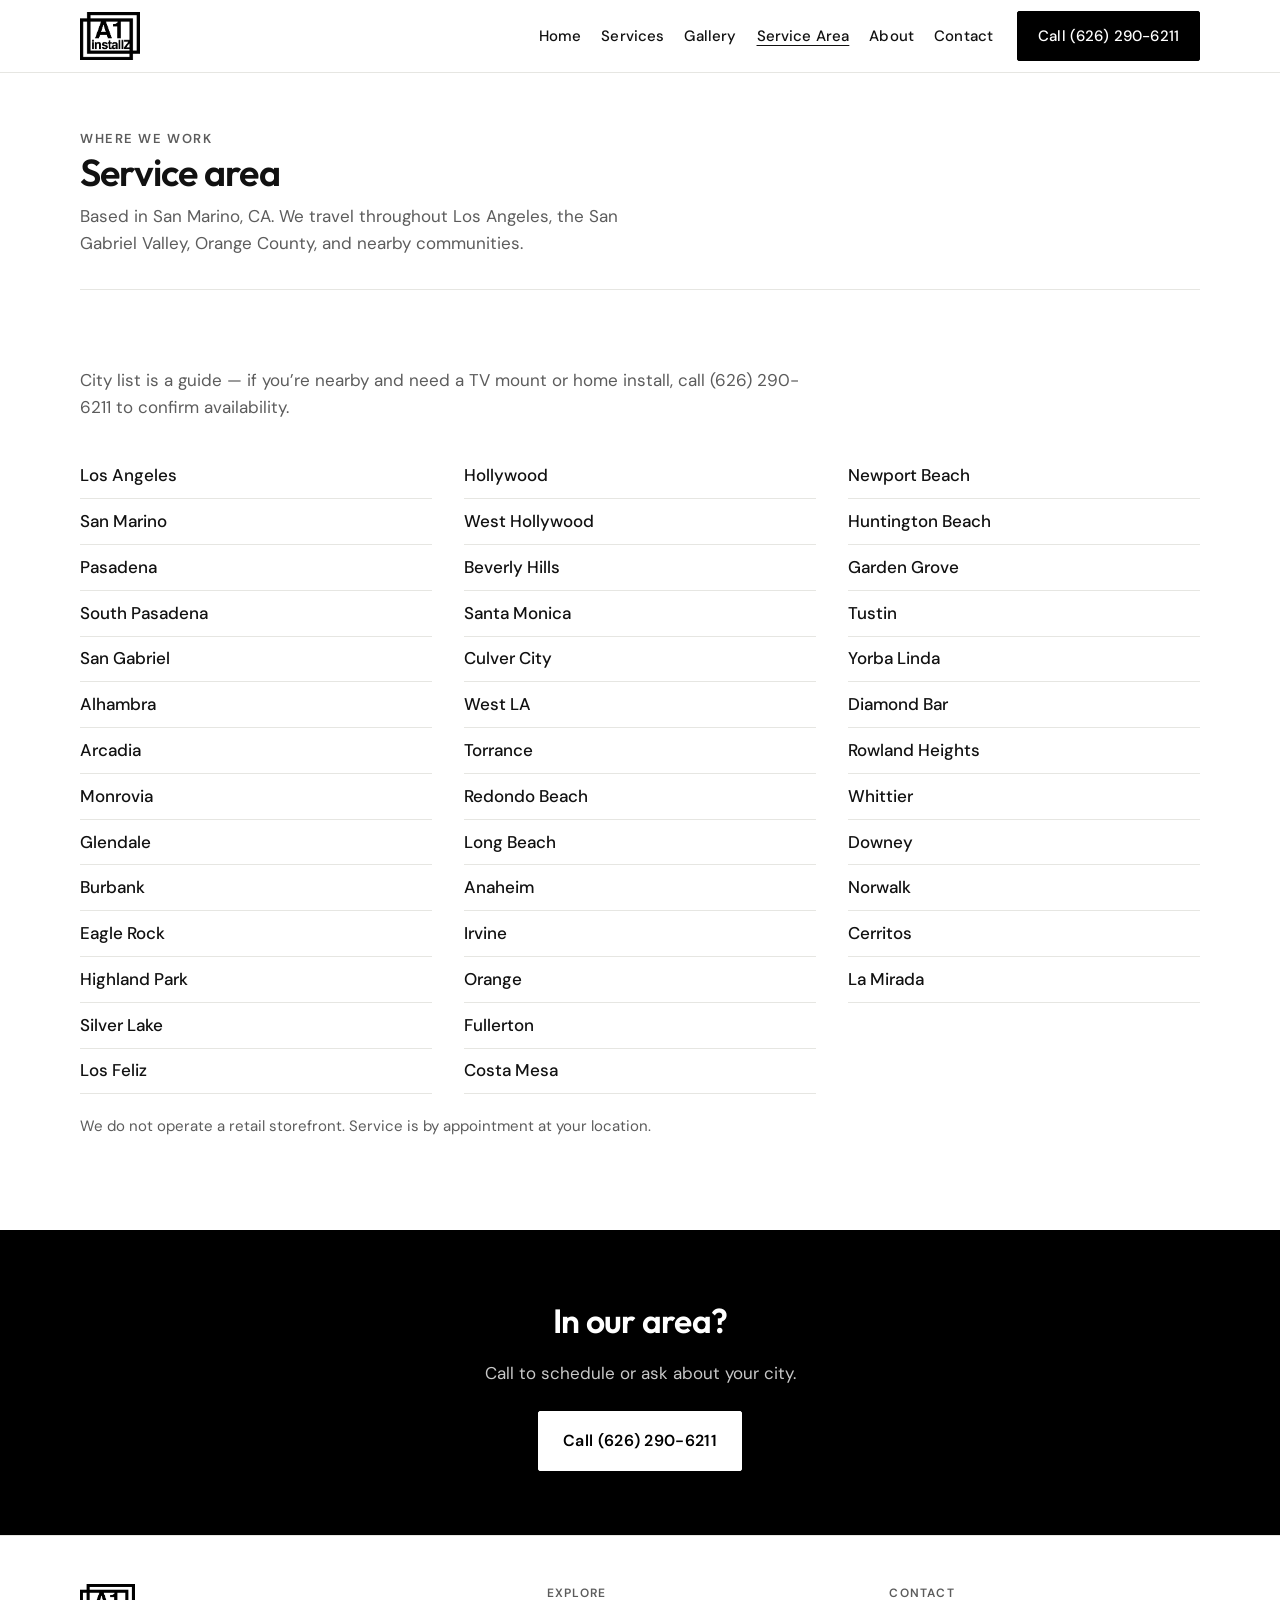
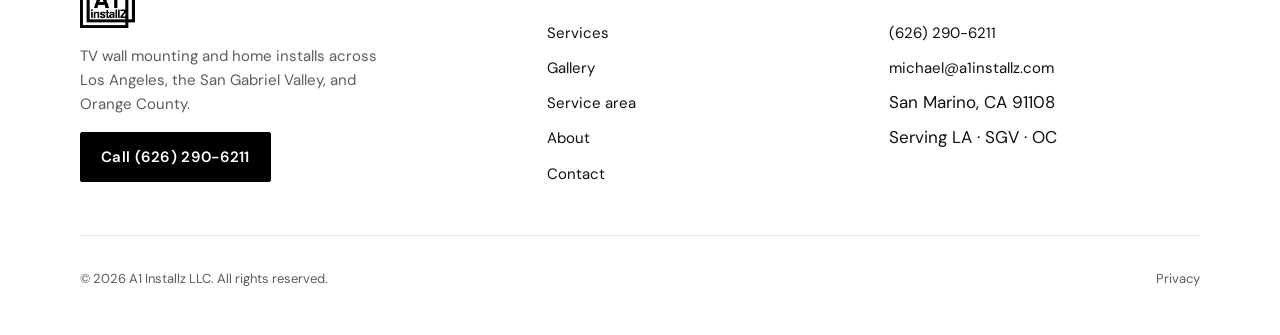
<file: service-area.html>
<!DOCTYPE html>
<html lang="en">
<head>
  <meta charset="utf-8">
  <meta name="viewport" content="width=device-width, initial-scale=1">
  <title>Service Area | A1 Installz — LA, San Gabriel Valley & Orange County</title>
  <meta name="description" content="A1 Installz serves Los Angeles, the San Gabriel Valley, Orange County, and surrounding California communities. Based in San Marino, CA.">
  <link rel="canonical" href="https://a1installz.com/service-area.html">
  <meta name="theme-color" content="#111111">
  <meta property="og:type" content="website">
  <meta property="og:site_name" content="A1 Installz">
  <meta property="og:title" content="Service Area | A1 Installz — LA, San Gabriel Valley & Orange County">
  <meta property="og:description" content="A1 Installz serves Los Angeles, the San Gabriel Valley, Orange County, and surrounding California communities. Based in San Marino, CA.">
  <meta property="og:url" content="https://a1installz.com/service-area.html">
  <meta property="og:image" content="https://a1installz.com/images/hero.jpg">
  <meta name="twitter:card" content="summary_large_image">
  <meta name="twitter:title" content="Service Area | A1 Installz — LA, San Gabriel Valley & Orange County">
  <meta name="twitter:description" content="A1 Installz serves Los Angeles, the San Gabriel Valley, Orange County, and surrounding California communities. Based in San Marino, CA.">
  <meta name="twitter:image" content="https://a1installz.com/images/hero.jpg">
  <link rel="icon" href="favicon.ico" sizes="any">
  <link rel="icon" type="image/png" sizes="32x32" href="images/favicon-32.png">
  <link rel="apple-touch-icon" href="images/favicon-180.png">
  <link rel="preconnect" href="https://fonts.googleapis.com">
  <link rel="preconnect" href="https://fonts.gstatic.com" crossorigin>
  <link href="https://fonts.googleapis.com/css2?family=DM+Sans:ital,opsz,wght@0,9..40,400;0,9..40,500;0,9..40,600;0,9..40,700;1,9..40,400&family=Outfit:wght@500;600;700&display=swap" rel="stylesheet">
  <link rel="stylesheet" href="css/styles.css">
</head>
<body>
  <a class="skip-link" href="#main">Skip to content</a>
  <header class="site-header">
    <div class="container header-inner">
      <a class="logo-link" href="index.html">
        <img src="images/logo.png" width="724" height="581" alt="A1 Installz">
      </a>
      <button class="nav-toggle" type="button" aria-controls="site-nav" aria-expanded="false">Menu</button>
      <nav class="site-nav" id="site-nav" aria-label="Primary">
        <ul>
          <li><a href="index.html">Home</a></li>
          <li><a href="services.html">Services</a></li>
          <li><a href="gallery.html">Gallery</a></li>
          <li><a href="service-area.html" aria-current="page">Service Area</a></li>
          <li><a href="about.html">About</a></li>
          <li><a href="contact.html">Contact</a></li>
        </ul>
        <a class="btn btn-primary header-cta" href="tel:+16262906211">Call (626) 290-6211</a>
      </nav>
    </div>
  </header>
  <main id="main">
    <div class="page-hero">
      <div class="container">
        <p class="eyebrow">Where we work</p>
        <h1>Service area</h1>
        <p>Based in San Marino, CA. We travel throughout Los Angeles, the San Gabriel Valley, Orange County, and nearby communities.</p>
      </div>
    </div>
    <section class="section">
      <div class="container">
        <p class="text-muted" style="max-width:60ch;margin-top:0">City list is a guide — if you’re nearby and need a TV mount or home install, call (626) 290-6211 to confirm availability.</p>
        <ul class="area-list" style="margin-top:2rem">
          <li>Los Angeles</li>
          <li>San Marino</li>
          <li>Pasadena</li>
          <li>South Pasadena</li>
          <li>San Gabriel</li>
          <li>Alhambra</li>
          <li>Arcadia</li>
          <li>Monrovia</li>
          <li>Glendale</li>
          <li>Burbank</li>
          <li>Eagle Rock</li>
          <li>Highland Park</li>
          <li>Silver Lake</li>
          <li>Los Feliz</li>
          <li>Hollywood</li>
          <li>West Hollywood</li>
          <li>Beverly Hills</li>
          <li>Santa Monica</li>
          <li>Culver City</li>
          <li>West LA</li>
          <li>Torrance</li>
          <li>Redondo Beach</li>
          <li>Long Beach</li>
          <li>Anaheim</li>
          <li>Irvine</li>
          <li>Orange</li>
          <li>Fullerton</li>
          <li>Costa Mesa</li>
          <li>Newport Beach</li>
          <li>Huntington Beach</li>
          <li>Garden Grove</li>
          <li>Tustin</li>
          <li>Yorba Linda</li>
          <li>Diamond Bar</li>
          <li>Rowland Heights</li>
          <li>Whittier</li>
          <li>Downey</li>
          <li>Norwalk</li>
          <li>Cerritos</li>
          <li>La Mirada</li>
        </ul>
        <p class="note">We do not operate a retail storefront. Service is by appointment at your location.</p>
      </div>
    </section>
    <section class="cta-band">
      <div class="container">
        <h2>In our area?</h2>
        <p>Call to schedule or ask about your city.</p>
        <div class="cta-actions">
          <a class="btn btn-primary btn-lg" href="tel:+16262906211">Call (626) 290-6211</a>
        </div>
      </div>
    </section>
  </main>
  <footer class="site-footer">
    <div class="container footer-grid">
      <div class="footer-brand">
        <img src="images/logo.png" width="724" height="581" alt="A1 Installz">
        <p>TV wall mounting and home installs across Los Angeles, the San Gabriel Valley, and Orange County.</p>
        <a class="btn btn-primary" href="tel:+16262906211">Call (626) 290-6211</a>
      </div>
      <div class="footer-col">
        <h3>Explore</h3>
        <ul>
          <li><a href="services.html">Services</a></li>
          <li><a href="gallery.html">Gallery</a></li>
          <li><a href="service-area.html">Service area</a></li>
          <li><a href="about.html">About</a></li>
          <li><a href="contact.html">Contact</a></li>
        </ul>
      </div>
      <div class="footer-col">
        <h3>Contact</h3>
        <ul>
          <li><a href="tel:+16262906211">(626) 290-6211</a></li>
          <li><a href="mailto:michael@a1installz.com">michael@a1installz.com</a></li>
          <li>San Marino, CA 91108</li>
          <li>Serving LA · SGV · OC</li>
        </ul>
      </div>
    </div>
    <div class="container footer-bottom">
      <p>© <span id="y"></span> A1 Installz LLC. All rights reserved.</p>
      <p><a href="privacy.html">Privacy</a></p>
    </div>
  </footer>
  <script>
    document.getElementById("y").textContent = new Date().getFullYear();
  </script>
  <script src="js/main.js" defer></script>
<!-- Cloudflare Web Analytics --><script type='module' src='https://static.cloudflareinsights.com/beacon.min.js' data-cf-beacon='{"token": "ffe5373c841041adaf4f9ff5bed1700d"}'></script><!-- End Cloudflare Web Analytics -->
</body>
</html>
</file>
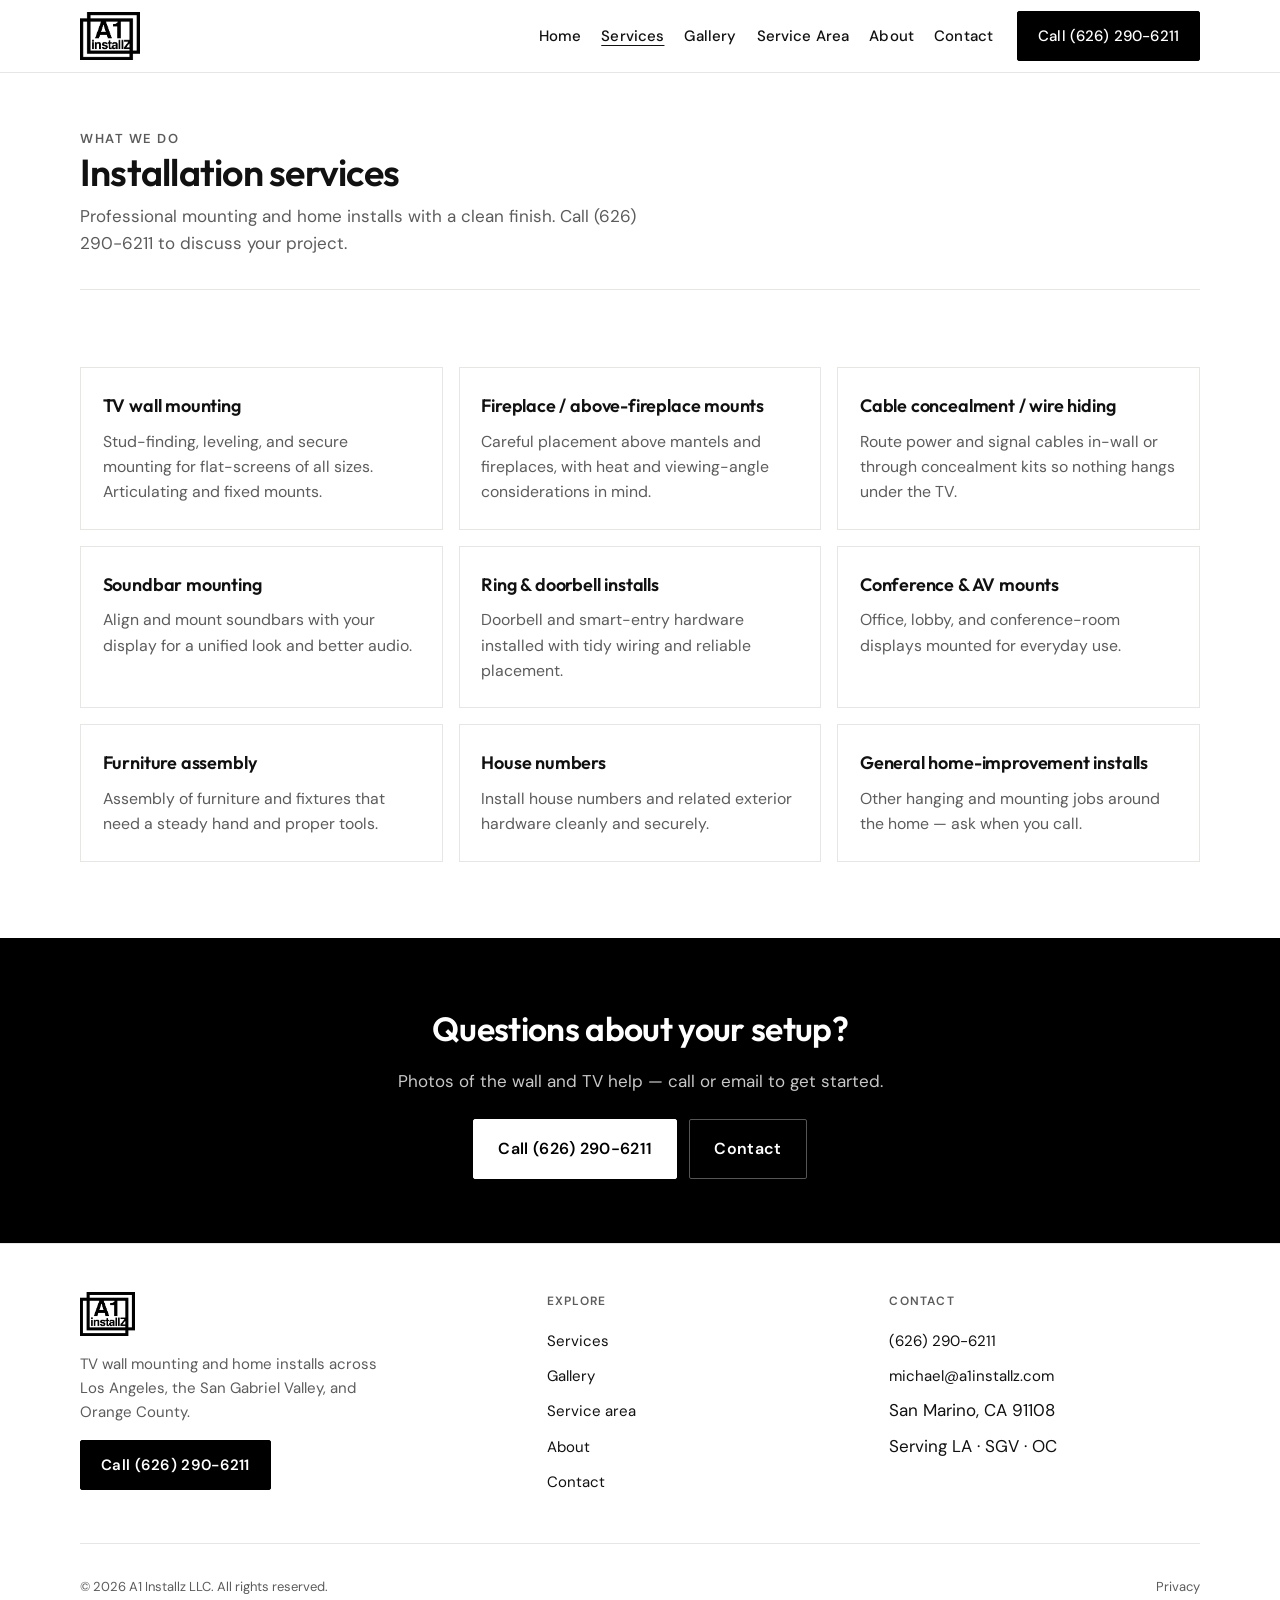
<file: services.html>
<!DOCTYPE html>
<html lang="en">
<head>
  <meta charset="utf-8">
  <meta name="viewport" content="width=device-width, initial-scale=1">
  <title>Services | A1 Installz — TV Mounting, Wire Hiding & Home Installs</title>
  <meta name="description" content="TV wall mounting (including fireplace), cable concealment, soundbars, Ring doorbells, conference AV mounts, furniture assembly, and more. Serving LA, SGV, and OC.">
  <link rel="canonical" href="https://a1installz.com/services.html">
  <meta name="theme-color" content="#111111">
  <meta property="og:type" content="website">
  <meta property="og:site_name" content="A1 Installz">
  <meta property="og:title" content="Services | A1 Installz — TV Mounting, Wire Hiding & Home Installs">
  <meta property="og:description" content="TV wall mounting (including fireplace), cable concealment, soundbars, Ring doorbells, conference AV mounts, furniture assembly, and more. Serving LA, SGV, and OC.">
  <meta property="og:url" content="https://a1installz.com/services.html">
  <meta property="og:image" content="https://a1installz.com/images/hero.jpg">
  <meta name="twitter:card" content="summary_large_image">
  <meta name="twitter:title" content="Services | A1 Installz — TV Mounting, Wire Hiding & Home Installs">
  <meta name="twitter:description" content="TV wall mounting (including fireplace), cable concealment, soundbars, Ring doorbells, conference AV mounts, furniture assembly, and more. Serving LA, SGV, and OC.">
  <meta name="twitter:image" content="https://a1installz.com/images/hero.jpg">
  <link rel="icon" href="favicon.ico" sizes="any">
  <link rel="icon" type="image/png" sizes="32x32" href="images/favicon-32.png">
  <link rel="apple-touch-icon" href="images/favicon-180.png">
  <link rel="preconnect" href="https://fonts.googleapis.com">
  <link rel="preconnect" href="https://fonts.gstatic.com" crossorigin>
  <link href="https://fonts.googleapis.com/css2?family=DM+Sans:ital,opsz,wght@0,9..40,400;0,9..40,500;0,9..40,600;0,9..40,700;1,9..40,400&family=Outfit:wght@500;600;700&display=swap" rel="stylesheet">
  <link rel="stylesheet" href="css/styles.css">
</head>
<body>
  <a class="skip-link" href="#main">Skip to content</a>
  <header class="site-header">
    <div class="container header-inner">
      <a class="logo-link" href="index.html">
        <img src="images/logo.png" width="724" height="581" alt="A1 Installz">
      </a>
      <button class="nav-toggle" type="button" aria-controls="site-nav" aria-expanded="false">Menu</button>
      <nav class="site-nav" id="site-nav" aria-label="Primary">
        <ul>
          <li><a href="index.html">Home</a></li>
          <li><a href="services.html" aria-current="page">Services</a></li>
          <li><a href="gallery.html">Gallery</a></li>
          <li><a href="service-area.html">Service Area</a></li>
          <li><a href="about.html">About</a></li>
          <li><a href="contact.html">Contact</a></li>
        </ul>
        <a class="btn btn-primary header-cta" href="tel:+16262906211">Call (626) 290-6211</a>
      </nav>
    </div>
  </header>
  <main id="main">
    <div class="page-hero">
      <div class="container">
        <p class="eyebrow">What we do</p>
        <h1>Installation services</h1>
        <p>Professional mounting and home installs with a clean finish. Call (626) 290-6211 to discuss your project.</p>
      </div>
    </div>
    <section class="section">
      <div class="container services-grid">
        <article class="service-card"><h3>TV wall mounting</h3><p>Stud-finding, leveling, and secure mounting for flat-screens of all sizes. Articulating and fixed mounts.</p></article>
        <article class="service-card"><h3>Fireplace / above-fireplace mounts</h3><p>Careful placement above mantels and fireplaces, with heat and viewing-angle considerations in mind.</p></article>
        <article class="service-card"><h3>Cable concealment / wire hiding</h3><p>Route power and signal cables in-wall or through concealment kits so nothing hangs under the TV.</p></article>
        <article class="service-card"><h3>Soundbar mounting</h3><p>Align and mount soundbars with your display for a unified look and better audio.</p></article>
        <article class="service-card"><h3>Ring &amp; doorbell installs</h3><p>Doorbell and smart-entry hardware installed with tidy wiring and reliable placement.</p></article>
        <article class="service-card"><h3>Conference &amp; AV mounts</h3><p>Office, lobby, and conference-room displays mounted for everyday use.</p></article>
        <article class="service-card"><h3>Furniture assembly</h3><p>Assembly of furniture and fixtures that need a steady hand and proper tools.</p></article>
        <article class="service-card"><h3>House numbers</h3><p>Install house numbers and related exterior hardware cleanly and securely.</p></article>
        <article class="service-card"><h3>General home-improvement installs</h3><p>Other hanging and mounting jobs around the home — ask when you call.</p></article>
      </div>
    </section>
    <section class="cta-band">
      <div class="container">
        <h2>Questions about your setup?</h2>
        <p>Photos of the wall and TV help — call or email to get started.</p>
        <div class="cta-actions">
          <a class="btn btn-primary btn-lg" href="tel:+16262906211">Call (626) 290-6211</a>
          <a class="btn btn-ghost btn-lg" href="contact.html">Contact</a>
        </div>
      </div>
    </section>
  </main>
  <footer class="site-footer">
    <div class="container footer-grid">
      <div class="footer-brand">
        <img src="images/logo.png" width="724" height="581" alt="A1 Installz">
        <p>TV wall mounting and home installs across Los Angeles, the San Gabriel Valley, and Orange County.</p>
        <a class="btn btn-primary" href="tel:+16262906211">Call (626) 290-6211</a>
      </div>
      <div class="footer-col">
        <h3>Explore</h3>
        <ul>
          <li><a href="services.html">Services</a></li>
          <li><a href="gallery.html">Gallery</a></li>
          <li><a href="service-area.html">Service area</a></li>
          <li><a href="about.html">About</a></li>
          <li><a href="contact.html">Contact</a></li>
        </ul>
      </div>
      <div class="footer-col">
        <h3>Contact</h3>
        <ul>
          <li><a href="tel:+16262906211">(626) 290-6211</a></li>
          <li><a href="mailto:michael@a1installz.com">michael@a1installz.com</a></li>
          <li>San Marino, CA 91108</li>
          <li>Serving LA · SGV · OC</li>
        </ul>
      </div>
    </div>
    <div class="container footer-bottom">
      <p>© <span id="y"></span> A1 Installz LLC. All rights reserved.</p>
      <p><a href="privacy.html">Privacy</a></p>
    </div>
  </footer>
  <script>
    document.getElementById("y").textContent = new Date().getFullYear();
  </script>
  <script src="js/main.js" defer></script>
<!-- Cloudflare Web Analytics --><script type='module' src='https://static.cloudflareinsights.com/beacon.min.js' data-cf-beacon='{"token": "ffe5373c841041adaf4f9ff5bed1700d"}'></script><!-- End Cloudflare Web Analytics -->
</body>
</html>
</file>
<file: css/styles.css>
/* A1 Installz — editorial marketing site */
:root {
  color-scheme: light;
  --black: #111111;
  --ink: #000000;
  --white: #ffffff;
  --off: #f7f7f5;
  --muted: #5c5c5c;
  --line: #e6e6e2;
  --focus: #111111;
  --radius: 2px;
  --max: 1120px;
  --header-h: 72px;
  --font: "DM Sans", system-ui, -apple-system, "Segoe UI", Roboto, sans-serif;
  --display: "Outfit", "DM Sans", system-ui, sans-serif;
  --shadow: 0 1px 2px rgba(0,0,0,.04);
}

*, *::before, *::after { box-sizing: border-box; }
html { scroll-behavior: smooth; }
body {
  margin: 0;
  font-family: var(--font);
  font-size: 1.0625rem;
  line-height: 1.6;
  color: var(--black);
  background: var(--white);
  -webkit-font-smoothing: antialiased;
}
img { max-width: 100%; height: auto; display: block; }
a { color: var(--black); text-decoration-thickness: 1px; text-underline-offset: 3px; }
a:hover { opacity: .75; }
:focus-visible { outline: 2px solid var(--focus); outline-offset: 3px; }

.skip-link {
  position: absolute;
  left: -9999px;
  top: 0;
  background: var(--ink);
  color: var(--white);
  padding: .75rem 1rem;
  z-index: 1000;
}
.skip-link:focus { left: 1rem; top: 1rem; }

.container {
  width: min(100% - 2rem, var(--max));
  margin-inline: auto;
}

/* Header */
.site-header {
  position: sticky;
  top: 0;
  z-index: 100;
  background: rgba(255,255,255,.92);
  backdrop-filter: blur(10px);
  border-bottom: 1px solid var(--line);
}
.header-inner {
  display: flex;
  align-items: center;
  justify-content: space-between;
  gap: 1rem;
  min-height: var(--header-h);
}
.logo-link {
  display: flex;
  align-items: center;
  text-decoration: none;
  flex-shrink: 0;
}
.logo-link img {
  height: 48px;
  width: auto;
}
.logo-link:hover { opacity: 1; }

.nav-toggle {
  display: none;
  background: transparent;
  border: 1px solid var(--line);
  padding: .5rem .75rem;
  font: inherit;
  cursor: pointer;
  color: var(--black);
}
.nav-toggle[aria-expanded="true"] { background: var(--off); }

.site-nav {
  display: flex;
  align-items: center;
  gap: 1.5rem;
}
.site-nav ul {
  display: flex;
  list-style: none;
  margin: 0;
  padding: 0;
  gap: 1.25rem;
  flex-wrap: wrap;
}
.site-nav a {
  text-decoration: none;
  font-size: .9375rem;
  font-weight: 500;
  letter-spacing: .01em;
  color: var(--black);
}
.site-nav a[aria-current="page"] {
  text-decoration: underline;
  text-underline-offset: 4px;
}
.btn {
  display: inline-flex;
  align-items: center;
  justify-content: center;
  gap: .5rem;
  padding: .75rem 1.25rem;
  font-family: var(--font);
  font-size: .9375rem;
  font-weight: 600;
  letter-spacing: .02em;
  text-decoration: none;
  border: 1px solid var(--ink);
  border-radius: var(--radius);
  cursor: pointer;
  transition: background .15s, color .15s, opacity .15s;
}
.btn:hover { opacity: 1; }
.btn-primary {
  background: var(--ink);
  color: var(--white);
}
.btn-primary:hover { background: #333; }
.btn-ghost {
  background: transparent;
  color: var(--black);
}
.btn-ghost:hover { background: var(--off); }
.btn-lg { padding: 1rem 1.5rem; font-size: 1rem; }
.header-cta { white-space: nowrap; }
/* Header Call button lives inside .site-nav; nav link color must not win over .btn-primary */
.site-nav a.btn-primary,
.site-nav a.btn-primary:visited {
  color: var(--white);
}
.site-nav a.btn-primary:hover {
  color: var(--white);
  background: #333;
  opacity: 1;
}


@media (max-width: 860px) {
  .nav-toggle { display: inline-flex; }
  .site-nav {
    position: absolute;
    left: 0; right: 0; top: 100%;
    flex-direction: column;
    align-items: stretch;
    background: var(--white);
    border-bottom: 1px solid var(--line);
    padding: 1rem;
    display: none;
    gap: 1rem;
  }
  .site-nav.is-open { display: flex; }
  .site-nav ul {
    flex-direction: column;
    gap: .25rem;
  }
  .site-nav a {
    display: block;
    padding: .65rem .25rem;
  }
  .header-cta { width: 100%; }
}

/* Hero */
.hero {
  padding: clamp(2.5rem, 6vw, 5rem) 0 clamp(2rem, 4vw, 3.5rem);
}
.hero-grid {
  display: grid;
  gap: 2.5rem;
  align-items: center;
}
@media (min-width: 900px) {
  .hero-grid {
    grid-template-columns: 1.05fr .95fr;
    gap: 3.5rem;
  }
}
.eyebrow {
  font-size: .8125rem;
  font-weight: 600;
  letter-spacing: .12em;
  text-transform: uppercase;
  color: var(--muted);
  margin: 0 0 .75rem;
}
.hero h1 {
  font-family: var(--display);
  font-weight: 600;
  font-size: clamp(2.15rem, 4.5vw, 3.35rem);
  line-height: 1.12;
  letter-spacing: -0.03em;
  margin: 0 0 1rem;
}
.lede {
  font-size: 1.125rem;
  color: var(--muted);
  max-width: 36ch;
  margin: 0 0 1.75rem;
}
.hero-actions {
  display: flex;
  flex-wrap: wrap;
  gap: .75rem;
  margin-bottom: 1.5rem;
}
.hero-meta {
  font-size: .9375rem;
  color: var(--muted);
  margin: 0;
}
.hero-meta strong { color: var(--black); font-weight: 600; }
.hero-media {
  position: relative;
  background: var(--off);
  overflow: hidden;
}
.hero-media img {
  width: 100%;
  aspect-ratio: 4 / 5;
  object-fit: cover;
  object-position: center top;
}

/* Sections */
.section { padding: clamp(3rem, 6vw, 5rem) 0; }
.section-alt { background: var(--off); }
.section-head {
  display: flex;
  flex-wrap: wrap;
  align-items: end;
  justify-content: space-between;
  gap: 1rem;
  margin-bottom: 2rem;
}
.section-head h2,
.page-hero h1 {
  font-family: var(--display);
  font-weight: 600;
  font-size: clamp(1.75rem, 3vw, 2.35rem);
  letter-spacing: -0.02em;
  line-height: 1.2;
  margin: 0;
}
.section-head p,
.page-hero p {
  color: var(--muted);
  margin: .5rem 0 0;
  max-width: 48ch;
}
.page-hero {
  padding: clamp(2rem, 4vw, 3rem) 0 0;
}
.page-hero .container { padding-bottom: 2rem; border-bottom: 1px solid var(--line); }

/* Services grid */
.services-grid {
  display: grid;
  gap: 1rem;
  grid-template-columns: 1fr;
}
@media (min-width: 600px) {
  .services-grid { grid-template-columns: repeat(2, 1fr); }
}
@media (min-width: 960px) {
  .services-grid { grid-template-columns: repeat(3, 1fr); }
}
.service-card {
  background: var(--white);
  border: 1px solid var(--line);
  padding: 1.5rem 1.35rem;
  height: 100%;
}
.service-card h3 {
  font-family: var(--display);
  font-size: 1.125rem;
  font-weight: 600;
  margin: 0 0 .5rem;
  letter-spacing: -0.01em;
}
.service-card p {
  margin: 0;
  color: var(--muted);
  font-size: .9875rem;
}
.service-card .icon {
  width: 28px;
  height: 28px;
  margin-bottom: 1rem;
  border: 1.5px solid var(--black);
  display: grid;
  place-items: center;
  font-size: .75rem;
  font-weight: 700;
}

/* Chips */
.chips {
  display: flex;
  flex-wrap: wrap;
  gap: .5rem;
  list-style: none;
  margin: 0;
  padding: 0;
}
.chip {
  border: 1px solid var(--line);
  background: var(--white);
  padding: .5rem .9rem;
  font-size: .875rem;
  font-weight: 500;
}

/* Photo strip / gallery */
.photo-strip {
  display: grid;
  grid-template-columns: repeat(2, 1fr);
  gap: .5rem;
}
@media (min-width: 700px) {
  .photo-strip { grid-template-columns: repeat(4, 1fr); }
}
.photo-strip a,
.gallery-grid a {
  display: block;
  overflow: hidden;
  background: var(--off);
  text-decoration: none;
}
.photo-strip img,
.gallery-grid img {
  width: 100%;
  aspect-ratio: 4 / 3;
  object-fit: cover;
  transition: transform .35s ease;
}
.photo-strip a:hover img,
.gallery-grid a:hover img {
  transform: scale(1.03);
}

.gallery-grid {
  display: grid;
  gap: .65rem;
  grid-template-columns: repeat(2, 1fr);
}
@media (min-width: 700px) {
  .gallery-grid { grid-template-columns: repeat(3, 1fr); }
}
@media (min-width: 1000px) {
  .gallery-grid { grid-template-columns: repeat(4, 1fr); }
}
.gallery-grid figure { margin: 0; }
.gallery-grid figcaption {
  font-size: .75rem;
  color: var(--muted);
  padding: .4rem 0 0;
}

/* CTA band */
.cta-band {
  background: var(--ink);
  color: var(--white);
  padding: clamp(2.5rem, 5vw, 4rem) 0;
  text-align: center;
}
.cta-band h2 {
  font-family: var(--display);
  font-size: clamp(1.6rem, 3vw, 2.1rem);
  font-weight: 600;
  letter-spacing: -0.02em;
  margin: 0 0 .75rem;
}
.cta-band p { color: #c8c8c8; margin: 0 0 1.5rem; }
.cta-band .btn-primary {
  background: var(--white);
  color: var(--ink);
  border-color: var(--white);
}
.cta-band .btn-primary:hover { background: #eee; }
.cta-band .btn-ghost {
  color: var(--white);
  border-color: #555;
}
.cta-band .btn-ghost:hover { background: #222; }
.cta-actions {
  display: flex;
  flex-wrap: wrap;
  gap: .75rem;
  justify-content: center;
}

/* Contact */
.contact-grid {
  display: grid;
  gap: 2.5rem;
}
@media (min-width: 800px) {
  .contact-grid { grid-template-columns: 1fr 1fr; gap: 3.5rem; }
}
.contact-list {
  list-style: none;
  margin: 0;
  padding: 0;
}
.contact-list li {
  padding: 1rem 0;
  border-bottom: 1px solid var(--line);
}
.contact-list li:first-child { border-top: 1px solid var(--line); }
.contact-list .label {
  display: block;
  font-size: .75rem;
  font-weight: 600;
  letter-spacing: .08em;
  text-transform: uppercase;
  color: var(--muted);
  margin-bottom: .25rem;
}
.contact-list a { font-size: 1.125rem; font-weight: 600; text-decoration: none; }
.contact-list a:hover { text-decoration: underline; }
.note {
  font-size: .9375rem;
  color: var(--muted);
  margin-top: 1.25rem;
}

.form label {
  display: block;
  font-size: .875rem;
  font-weight: 600;
  margin: 0 0 .35rem;
}
.form .field { margin-bottom: 1rem; }
.form input,
.form textarea,
.form select {
  width: 100%;
  padding: .75rem .85rem;
  font: inherit;
  border: 1px solid var(--line);
  border-radius: var(--radius);
  background: var(--white);
  color: var(--black);
}
.form textarea { min-height: 140px; resize: vertical; }
.form input:focus,
.form textarea:focus { border-color: var(--black); outline: none; box-shadow: 0 0 0 2px rgba(0,0,0,.08); }

/* About / content */
.prose { max-width: 62ch; }
.prose h2 {
  font-family: var(--display);
  font-size: 1.35rem;
  margin: 2rem 0 .75rem;
}
.prose p { color: var(--muted); }
.prose p strong { color: var(--black); }
.facts {
  display: grid;
  gap: 1rem;
  margin: 2rem 0;
}
@media (min-width: 600px) {
  .facts { grid-template-columns: repeat(3, 1fr); }
}
.fact {
  border: 1px solid var(--line);
  padding: 1.25rem;
}
.fact .num {
  font-family: var(--display);
  font-size: 1.75rem;
  font-weight: 600;
  letter-spacing: -0.02em;
  margin: 0 0 .25rem;
}
.fact p { margin: 0; color: var(--muted); font-size: .9375rem; }

.area-list {
  columns: 1;
  gap: 2rem;
  list-style: none;
  margin: 0;
  padding: 0;
}
@media (min-width: 600px) { .area-list { columns: 2; } }
@media (min-width: 900px) { .area-list { columns: 3; } }
.area-list li {
  break-inside: avoid;
  padding: .55rem 0;
  border-bottom: 1px solid var(--line);
  font-weight: 500;
}

/* Footer */
.site-footer {
  border-top: 1px solid var(--line);
  padding: 3rem 0 2rem;
  margin-top: auto;
}
.footer-grid {
  display: grid;
  gap: 2rem;
}
@media (min-width: 700px) {
  .footer-grid {
    grid-template-columns: 1.4fr 1fr 1fr;
  }
}
.footer-brand img { height: 44px; width: auto; margin-bottom: 1rem; }
.footer-brand p {
  color: var(--muted);
  font-size: .9375rem;
  margin: 0 0 1rem;
  max-width: 32ch;
}
.footer-col h3 {
  font-size: .75rem;
  font-weight: 600;
  letter-spacing: .1em;
  text-transform: uppercase;
  margin: 0 0 1rem;
  color: var(--muted);
}
.footer-col ul { list-style: none; margin: 0; padding: 0; }
.footer-col li { margin-bottom: .5rem; }
.footer-col a { text-decoration: none; font-size: .9375rem; }
.footer-bottom {
  margin-top: 2.5rem;
  padding-top: 1.25rem;
  border-top: 1px solid var(--line);
  display: flex;
  flex-wrap: wrap;
  gap: .75rem 1.5rem;
  justify-content: space-between;
  font-size: .8125rem;
  color: var(--muted);
}
.footer-bottom a { color: var(--muted); text-decoration: none; }
.footer-bottom a:hover { color: var(--black); }

/* 404 */
.error-page {
  min-height: 50vh;
  display: grid;
  place-items: center;
  text-align: center;
  padding: 4rem 1rem;
}
.error-page h1 {
  font-family: var(--display);
  font-size: clamp(3rem, 8vw, 5rem);
  margin: 0;
  letter-spacing: -0.04em;
}

/* Lightbox simple */
.lightbox[hidden] { display: none !important; }
.lightbox {
  position: fixed;
  inset: 0;
  background: rgba(0,0,0,.9);
  z-index: 200;
  display: grid;
  place-items: center;
  padding: 1rem;
}
.lightbox img {
  max-height: 90vh;
  max-width: min(100%, 1200px);
  object-fit: contain;
}
.lightbox-close {
  position: absolute;
  top: 1rem;
  right: 1rem;
  background: transparent;
  border: 1px solid #666;
  color: #fff;
  font: inherit;
  padding: .5rem .85rem;
  cursor: pointer;
}

/* Utility */
.sr-only {
  position: absolute;
  width: 1px; height: 1px;
  padding: 0; margin: -1px;
  overflow: hidden;
  clip: rect(0,0,0,0);
  border: 0;
}
.text-muted { color: var(--muted); }
.mt-0 { margin-top: 0; }
.mb-0 { margin-bottom: 0; }
</file>
